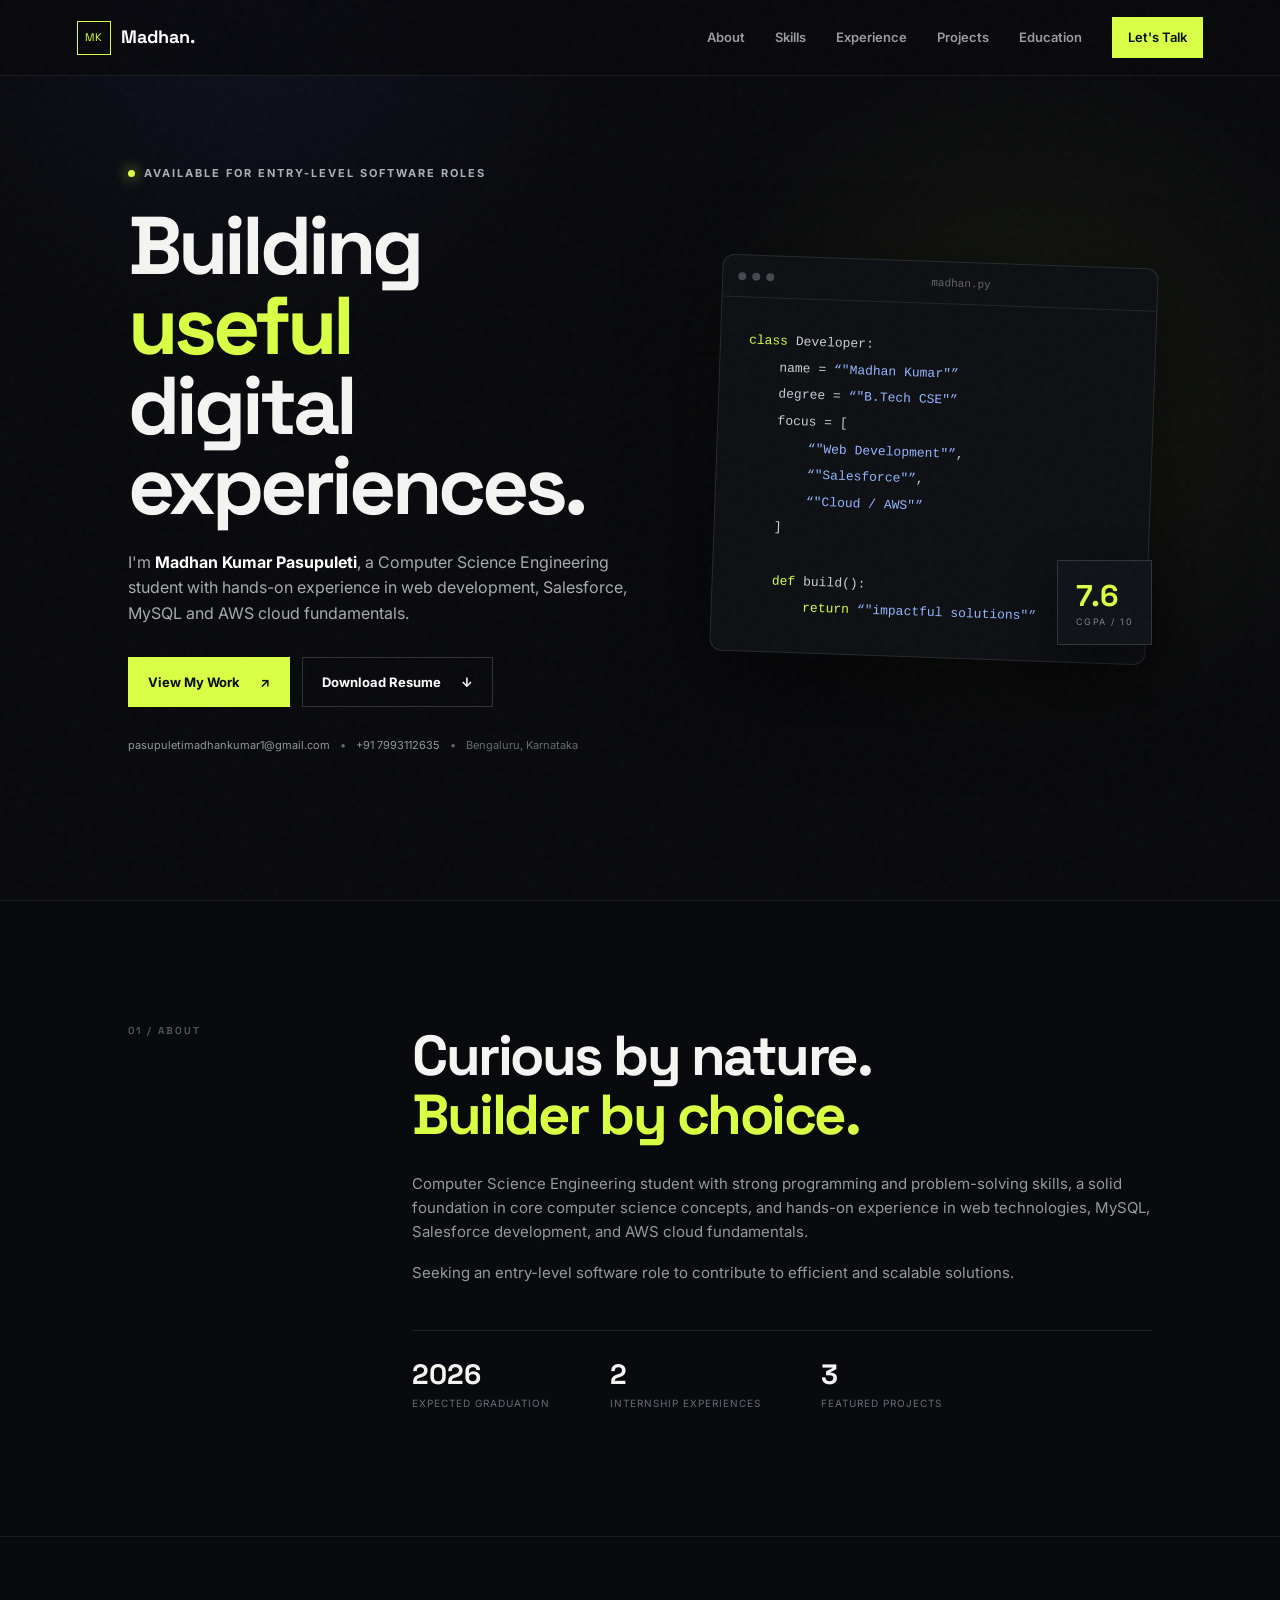
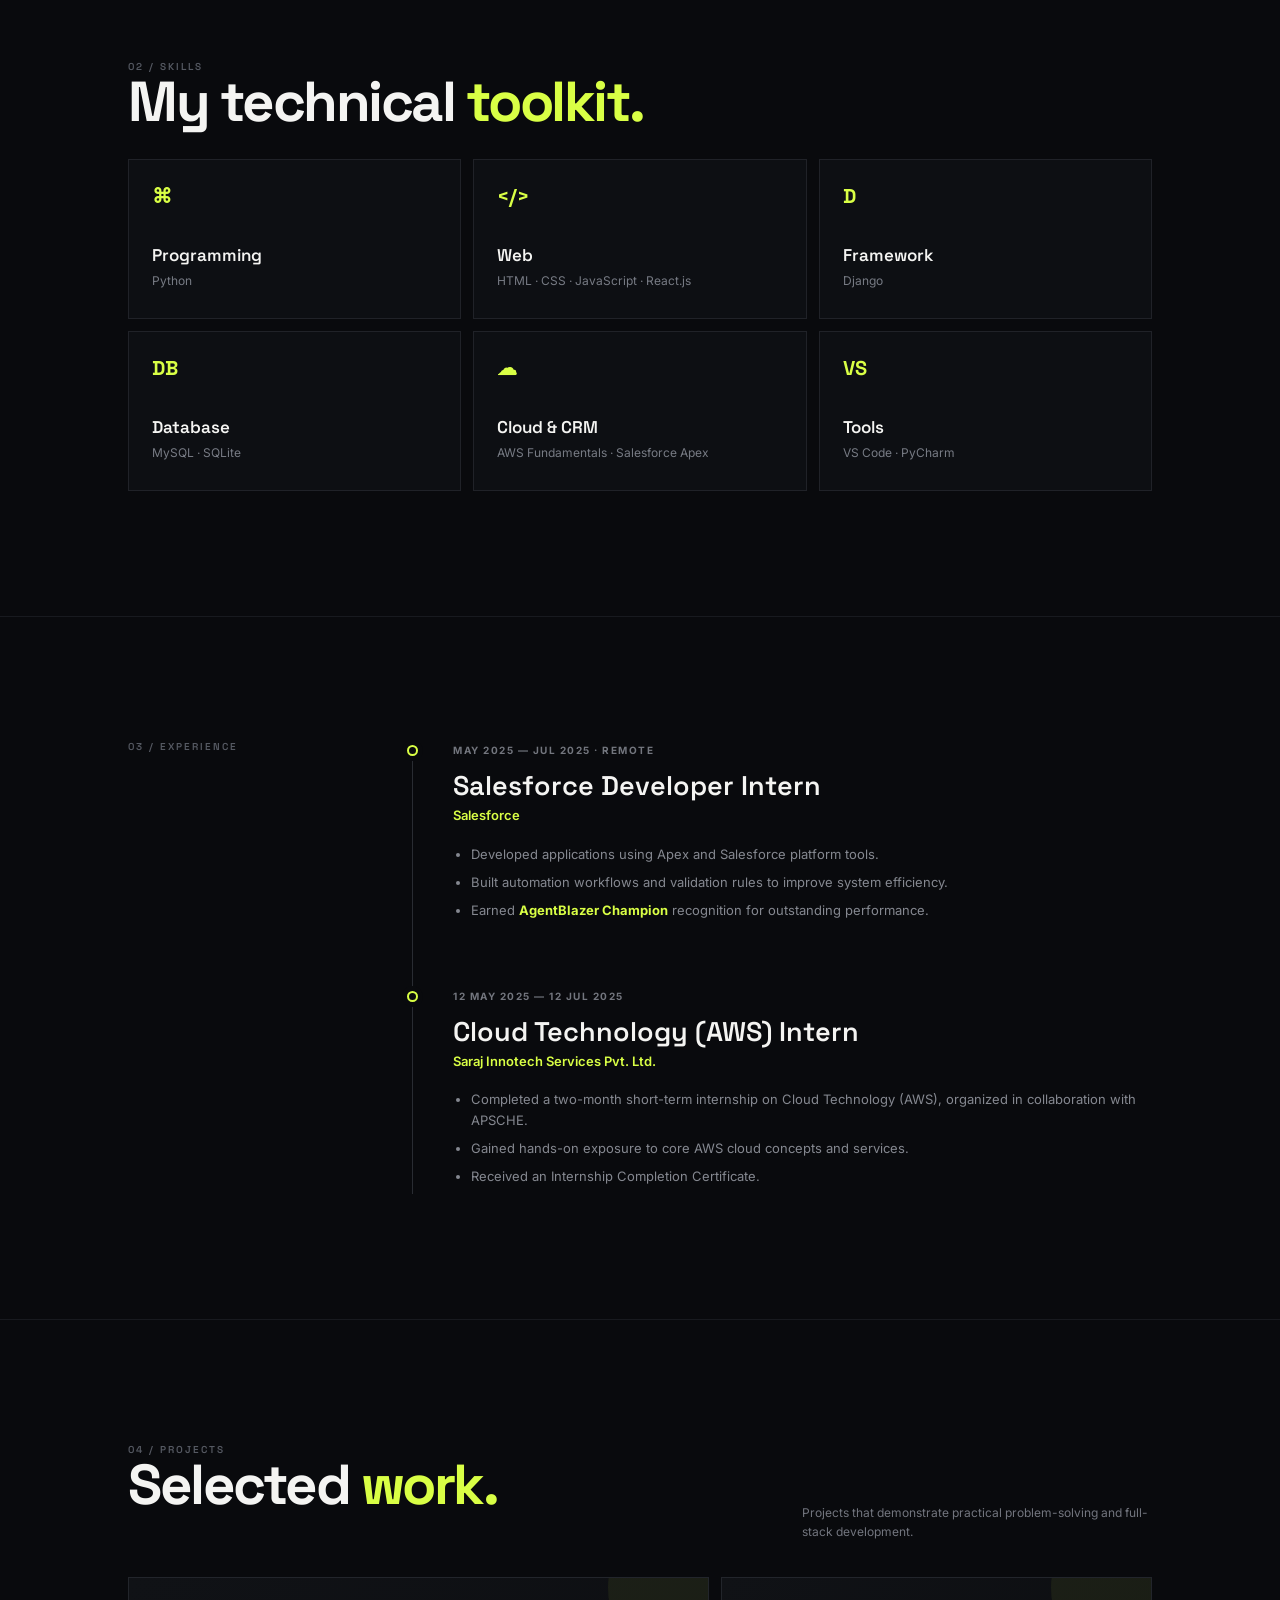
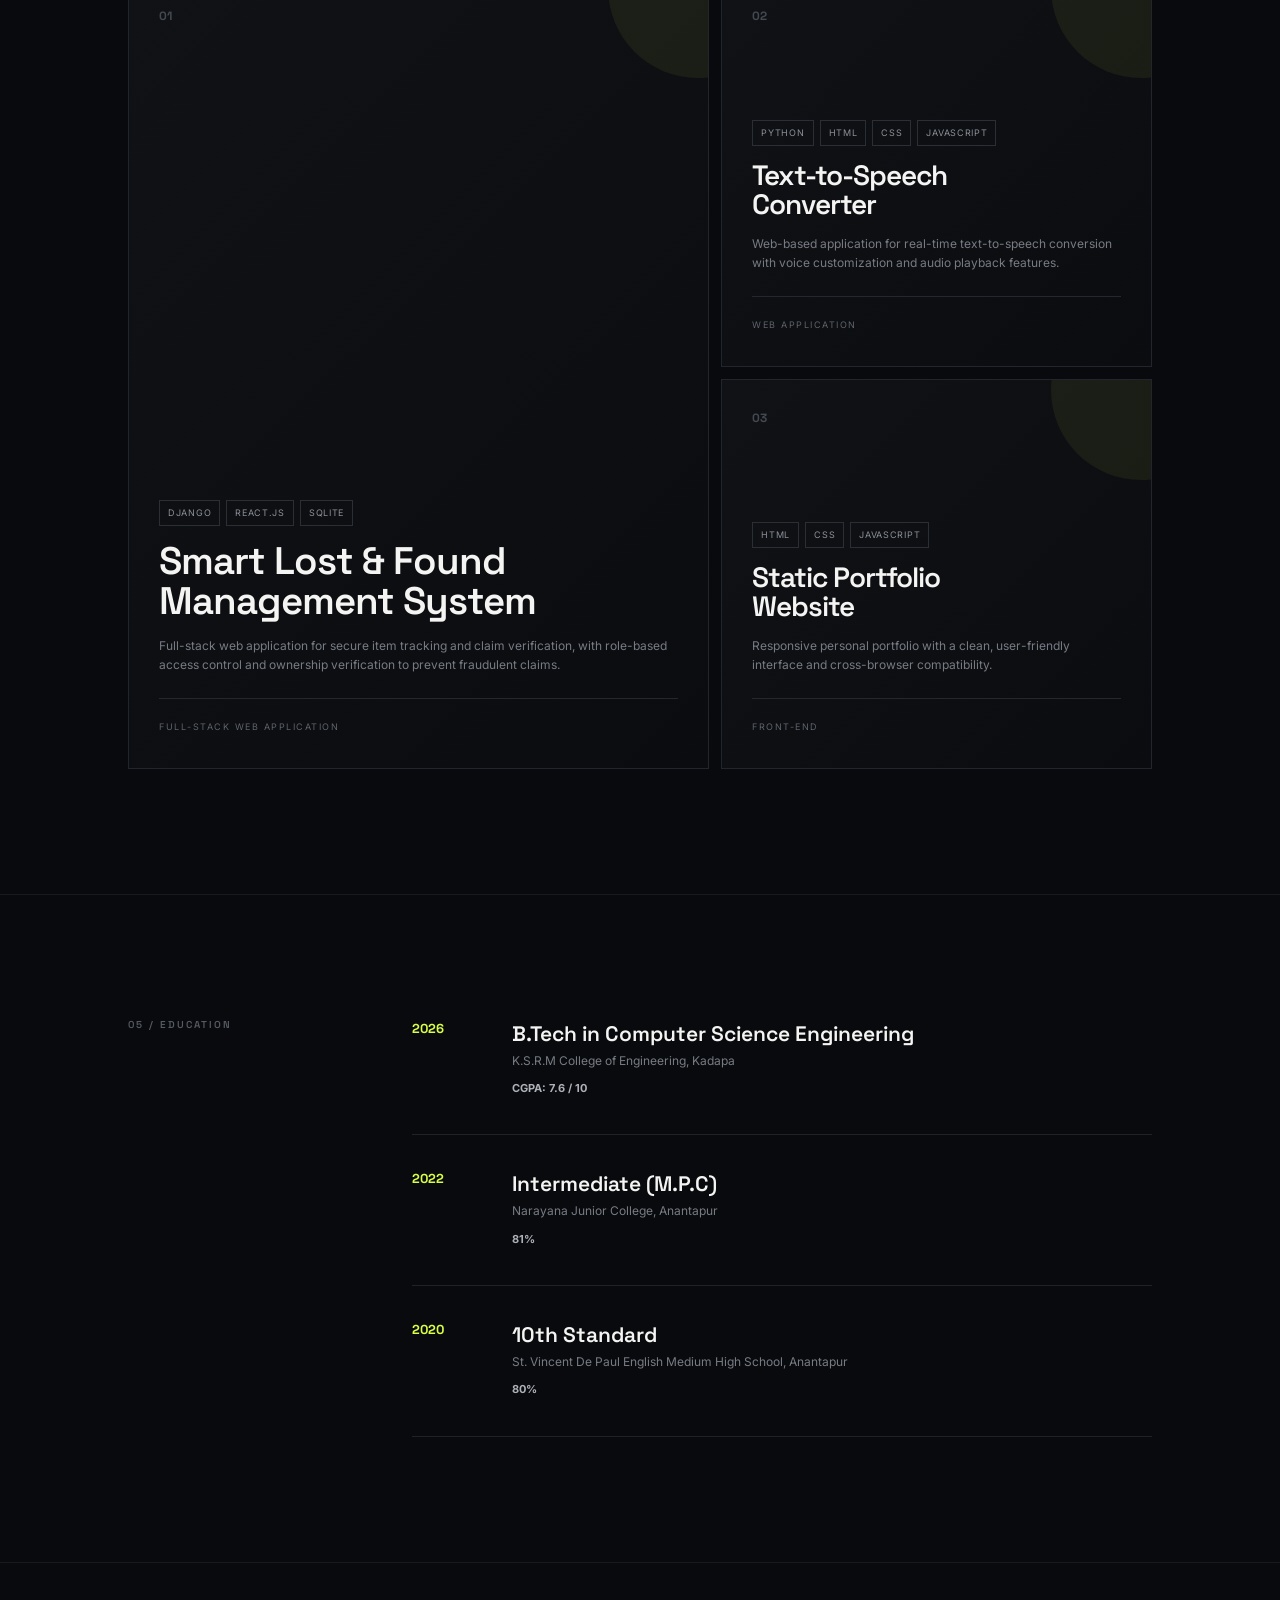
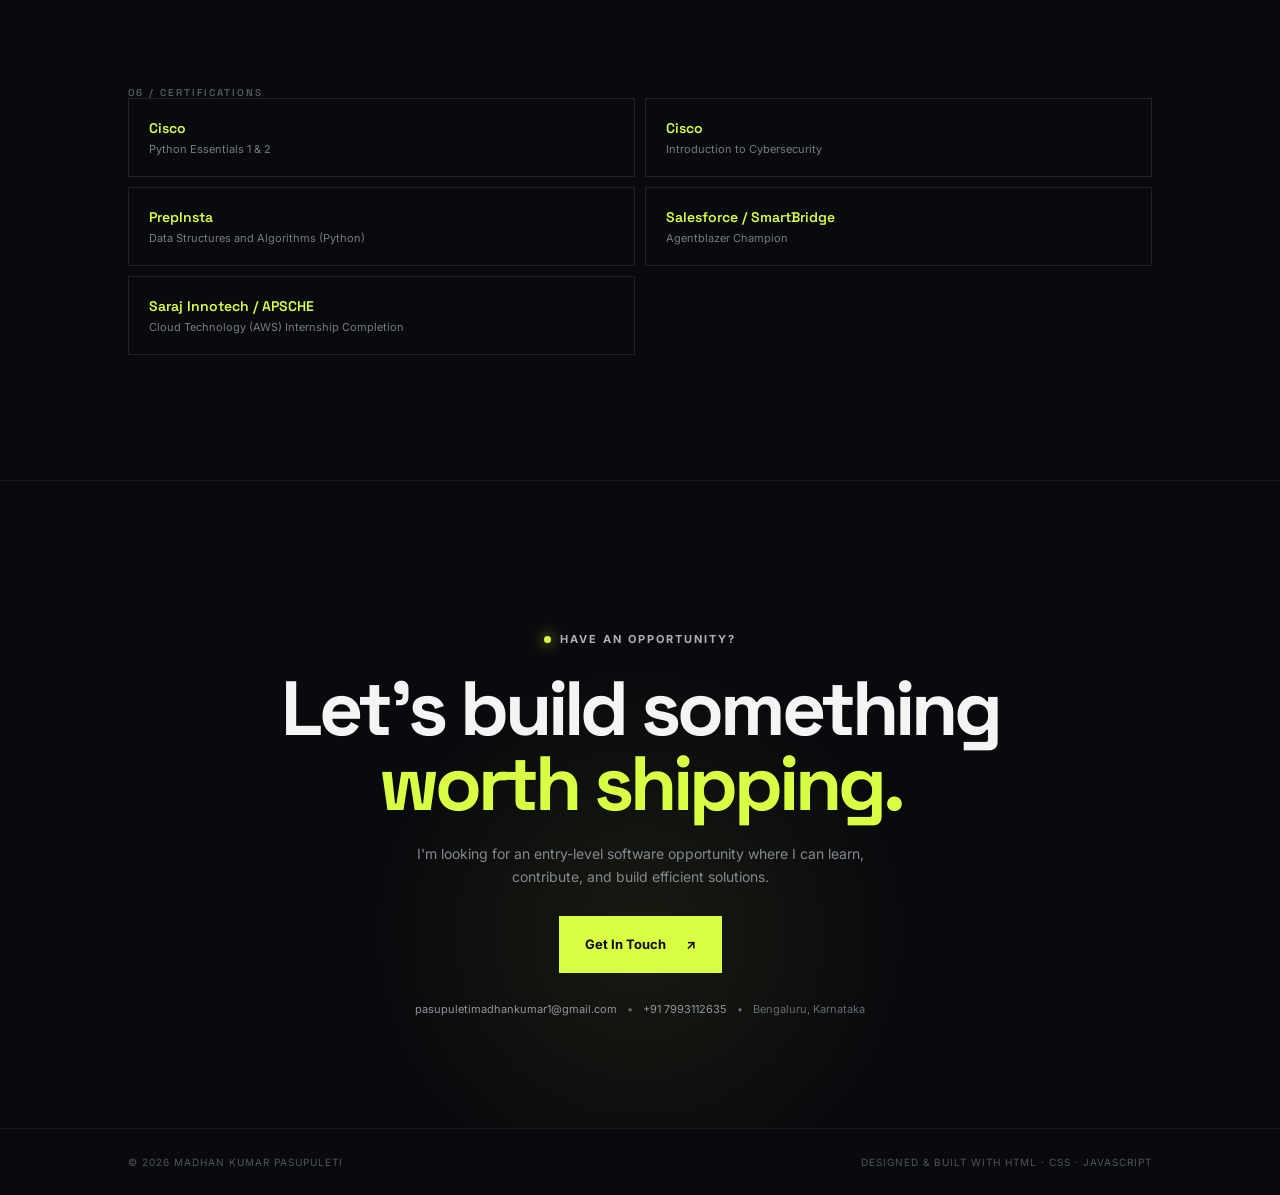
<file: index.html>
<!DOCTYPE html>
<html lang="en">
<head>
  <meta charset="UTF-8">
  <meta name="viewport" content="width=device-width, initial-scale=1.0">
  <meta name="description" content="Madhan Kumar Pasupuleti — Computer Science Engineering student and aspiring software developer.">
  <title>Madhan Kumar Pasupuleti | Software Developer Portfolio</title>
  <link rel="preconnect" href="https://fonts.googleapis.com">
  <link rel="preconnect" href="https://fonts.gstatic.com" crossorigin>
  <link href="https://fonts.googleapis.com/css2?family=Inter:wght@400;500;600;700;800&family=Space+Grotesk:wght@500;600;700&display=swap" rel="stylesheet">
  <link rel="stylesheet" href="style.css">
</head>
<body>
  <div class="noise"></div>
  <header class="nav">
    <a class="brand" href="#home"><span>MK</span><b>Madhan.</b></a>
    <button class="menu" aria-label="Open menu">☰</button>
    <nav id="navLinks">
      <a href="#about">About</a>
      <a href="#skills">Skills</a>
      <a href="#experience">Experience</a>
      <a href="#projects">Projects</a>
      <a href="#education">Education</a>
      <a href="#contact" class="nav-cta">Let's Talk</a>
    </nav>
  </header>

  <main>
    <section id="home" class="hero section">
      <div class="hero-copy reveal">
        <div class="eyebrow"><i></i> AVAILABLE FOR ENTRY-LEVEL SOFTWARE ROLES</div>
        <h1>Building <span>useful</span><br>digital experiences.</h1>
        <p class="hero-text">I'm <strong>Madhan Kumar Pasupuleti</strong>, a Computer Science Engineering student with hands-on experience in web development, Salesforce, MySQL and AWS cloud fundamentals.</p>
        <div class="hero-actions">
          <a class="btn primary" href="#projects">View My Work <span>↗</span></a>
          <a class="btn ghost" href="Madhan_Kumar_Pasupuleti_Resume.pdf" download>Download Resume <span>↓</span></a>
        </div>
        <div class="quick-links">
          <a href="mailto:pasupuletimadhankumar1@gmail.com">pasupuletimadhankumar1@gmail.com</a>
          <span>•</span><a href="tel:+917993112635">+91 7993112635</a>
          <span>•</span><span>Bengaluru, Karnataka</span>
        </div>
      </div>
      <div class="hero-card reveal">
        <div class="orb orb-a"></div><div class="orb orb-b"></div>
        <div class="terminal">
          <div class="terminal-top"><span></span><span></span><span></span><label>madhan.py</label></div>
          <pre><code><em>class</em> Developer:
    name = <q>"Madhan Kumar"</q>
    degree = <q>"B.Tech CSE"</q>
    focus = [
        <q>"Web Development"</q>,
        <q>"Salesforce"</q>,
        <q>"Cloud / AWS"</q>
    ]

    <em>def</em> build():
        <em>return</em> <q>"impactful solutions"</q></code></pre>
        </div>
        <div class="floating-badge"><b>7.6</b><small>CGPA / 10</small></div>
      </div>
    </section>

    <section id="about" class="section two-col">
      <div class="section-label reveal">01 / ABOUT</div>
      <div class="content reveal">
        <h2>Curious by nature.<br><span>Builder by choice.</span></h2>
        <p>Computer Science Engineering student with strong programming and problem-solving skills, a solid foundation in core computer science concepts, and hands-on experience in web technologies, MySQL, Salesforce development, and AWS cloud fundamentals.</p>
        <p>Seeking an entry-level software role to contribute to efficient and scalable solutions.</p>
        <div class="stats">
          <div><b>2026</b><small>Expected Graduation</small></div>
          <div><b>2</b><small>Internship Experiences</small></div>
          <div><b>3</b><small>Featured Projects</small></div>
        </div>
      </div>
    </section>

    <section id="skills" class="section skills-section">
      <div class="section-label reveal">02 / SKILLS</div>
      <div class="content reveal">
        <h2>My technical <span>toolkit.</span></h2>
        <div class="skill-grid">
          <article class="skill-card"><span class="icon">⌘</span><h3>Programming</h3><p>Python</p></article>
          <article class="skill-card"><span class="icon">&lt;/&gt;</span><h3>Web</h3><p>HTML · CSS · JavaScript · React.js</p></article>
          <article class="skill-card"><span class="icon">D</span><h3>Framework</h3><p>Django</p></article>
          <article class="skill-card"><span class="icon">DB</span><h3>Database</h3><p>MySQL · SQLite</p></article>
          <article class="skill-card"><span class="icon">☁</span><h3>Cloud & CRM</h3><p>AWS Fundamentals · Salesforce Apex</p></article>
          <article class="skill-card"><span class="icon">VS</span><h3>Tools</h3><p>VS Code · PyCharm</p></article>
        </div>
      </div>
    </section>

    <section id="experience" class="section two-col">
      <div class="section-label reveal">03 / EXPERIENCE</div>
      <div class="content reveal timeline">
        <div class="timeline-item">
          <span class="dot"></span>
          <div class="time">MAY 2025 — JUL 2025 · REMOTE</div>
          <h3>Salesforce Developer Intern</h3>
          <h4>Salesforce</h4>
          <ul>
            <li>Developed applications using Apex and Salesforce platform tools.</li>
            <li>Built automation workflows and validation rules to improve system efficiency.</li>
            <li>Earned <strong>AgentBlazer Champion</strong> recognition for outstanding performance.</li>
          </ul>
        </div>
        <div class="timeline-item">
          <span class="dot"></span>
          <div class="time">12 MAY 2025 — 12 JUL 2025</div>
          <h3>Cloud Technology (AWS) Intern</h3>
          <h4>Saraj Innotech Services Pvt. Ltd.</h4>
          <ul>
            <li>Completed a two-month short-term internship on Cloud Technology (AWS), organized in collaboration with APSCHE.</li>
            <li>Gained hands-on exposure to core AWS cloud concepts and services.</li>
            <li>Received an Internship Completion Certificate.</li>
          </ul>
        </div>
      </div>
    </section>

    <section id="projects" class="section projects-section">
      <div class="section-label reveal">04 / PROJECTS</div>
      <div class="content reveal">
        <div class="project-heading"><h2>Selected <span>work.</span></h2><p>Projects that demonstrate practical problem-solving and full-stack development.</p></div>
        <div class="projects">
          <article class="project-card featured">
            <div class="project-number">01</div>
            <div class="project-main">
              <div class="tags"><span>Django</span><span>React.js</span><span>SQLite</span></div>
              <h3>Smart Lost & Found<br>Management System</h3>
              <p>Full-stack web application for secure item tracking and claim verification, with role-based access control and ownership verification to prevent fraudulent claims.</p>
              <div class="project-line"></div>
              <span class="project-type">FULL-STACK WEB APPLICATION</span>
            </div>
          </article>
          <article class="project-card">
            <div class="project-number">02</div>
            <div class="project-main">
              <div class="tags"><span>Python</span><span>HTML</span><span>CSS</span><span>JavaScript</span></div>
              <h3>Text-to-Speech<br>Converter</h3>
              <p>Web-based application for real-time text-to-speech conversion with voice customization and audio playback features.</p>
              <div class="project-line"></div>
              <span class="project-type">WEB APPLICATION</span>
            </div>
          </article>
          <article class="project-card">
            <div class="project-number">03</div>
            <div class="project-main">
              <div class="tags"><span>HTML</span><span>CSS</span><span>JavaScript</span></div>
              <h3>Static Portfolio<br>Website</h3>
              <p>Responsive personal portfolio with a clean, user-friendly interface and cross-browser compatibility.</p>
              <div class="project-line"></div>
              <span class="project-type">FRONT-END</span>
            </div>
          </article>
        </div>
      </div>
    </section>

    <section id="education" class="section two-col">
      <div class="section-label reveal">05 / EDUCATION</div>
      <div class="content reveal education-list">
        <div class="edu"><div class="edu-year">2026</div><div><h3>B.Tech in Computer Science Engineering</h3><p>K.S.R.M College of Engineering, Kadapa</p><b>CGPA: 7.6 / 10</b></div></div>
        <div class="edu"><div class="edu-year">2022</div><div><h3>Intermediate (M.P.C)</h3><p>Narayana Junior College, Anantapur</p><b>81%</b></div></div>
        <div class="edu"><div class="edu-year">2020</div><div><h3>10th Standard</h3><p>St. Vincent De Paul English Medium High School, Anantapur</p><b>80%</b></div></div>
      </div>
    </section>

    <section class="section cert-section">
      <div class="section-label reveal">06 / CERTIFICATIONS</div>
      <div class="content reveal cert-grid">
        <div class="cert">Cisco <span>Python Essentials 1 & 2</span></div>
        <div class="cert">Cisco <span>Introduction to Cybersecurity</span></div>
        <div class="cert">PrepInsta <span>Data Structures and Algorithms (Python)</span></div>
        <div class="cert">Salesforce / SmartBridge <span>Agentblazer Champion</span></div>
        <div class="cert">Saraj Innotech / APSCHE <span>Cloud Technology (AWS) Internship Completion</span></div>
      </div>
    </section>

    <section id="contact" class="section contact">
      <div class="contact-inner reveal">
        <div class="eyebrow"><i></i> HAVE AN OPPORTUNITY?</div>
        <h2>Let's build something<br><span>worth shipping.</span></h2>
        <p>I'm looking for an entry-level software opportunity where I can learn, contribute, and build efficient solutions.</p>
        <a class="btn primary large" href="mailto:pasupuletimadhankumar1@gmail.com">Get In Touch <span>↗</span></a>
        <div class="contact-meta"><a href="mailto:pasupuletimadhankumar1@gmail.com">pasupuletimadhankumar1@gmail.com</a><span>•</span><a href="tel:+917993112635">+91 7993112635</a><span>•</span><span>Bengaluru, Karnataka</span></div>
      </div>
    </section>
  </main>

  <footer><span>© 2026 Madhan Kumar Pasupuleti</span><span>Designed & built with HTML · CSS · JavaScript</span></footer>
  <script src="script.js"></script>
</body>
</html>
</file>
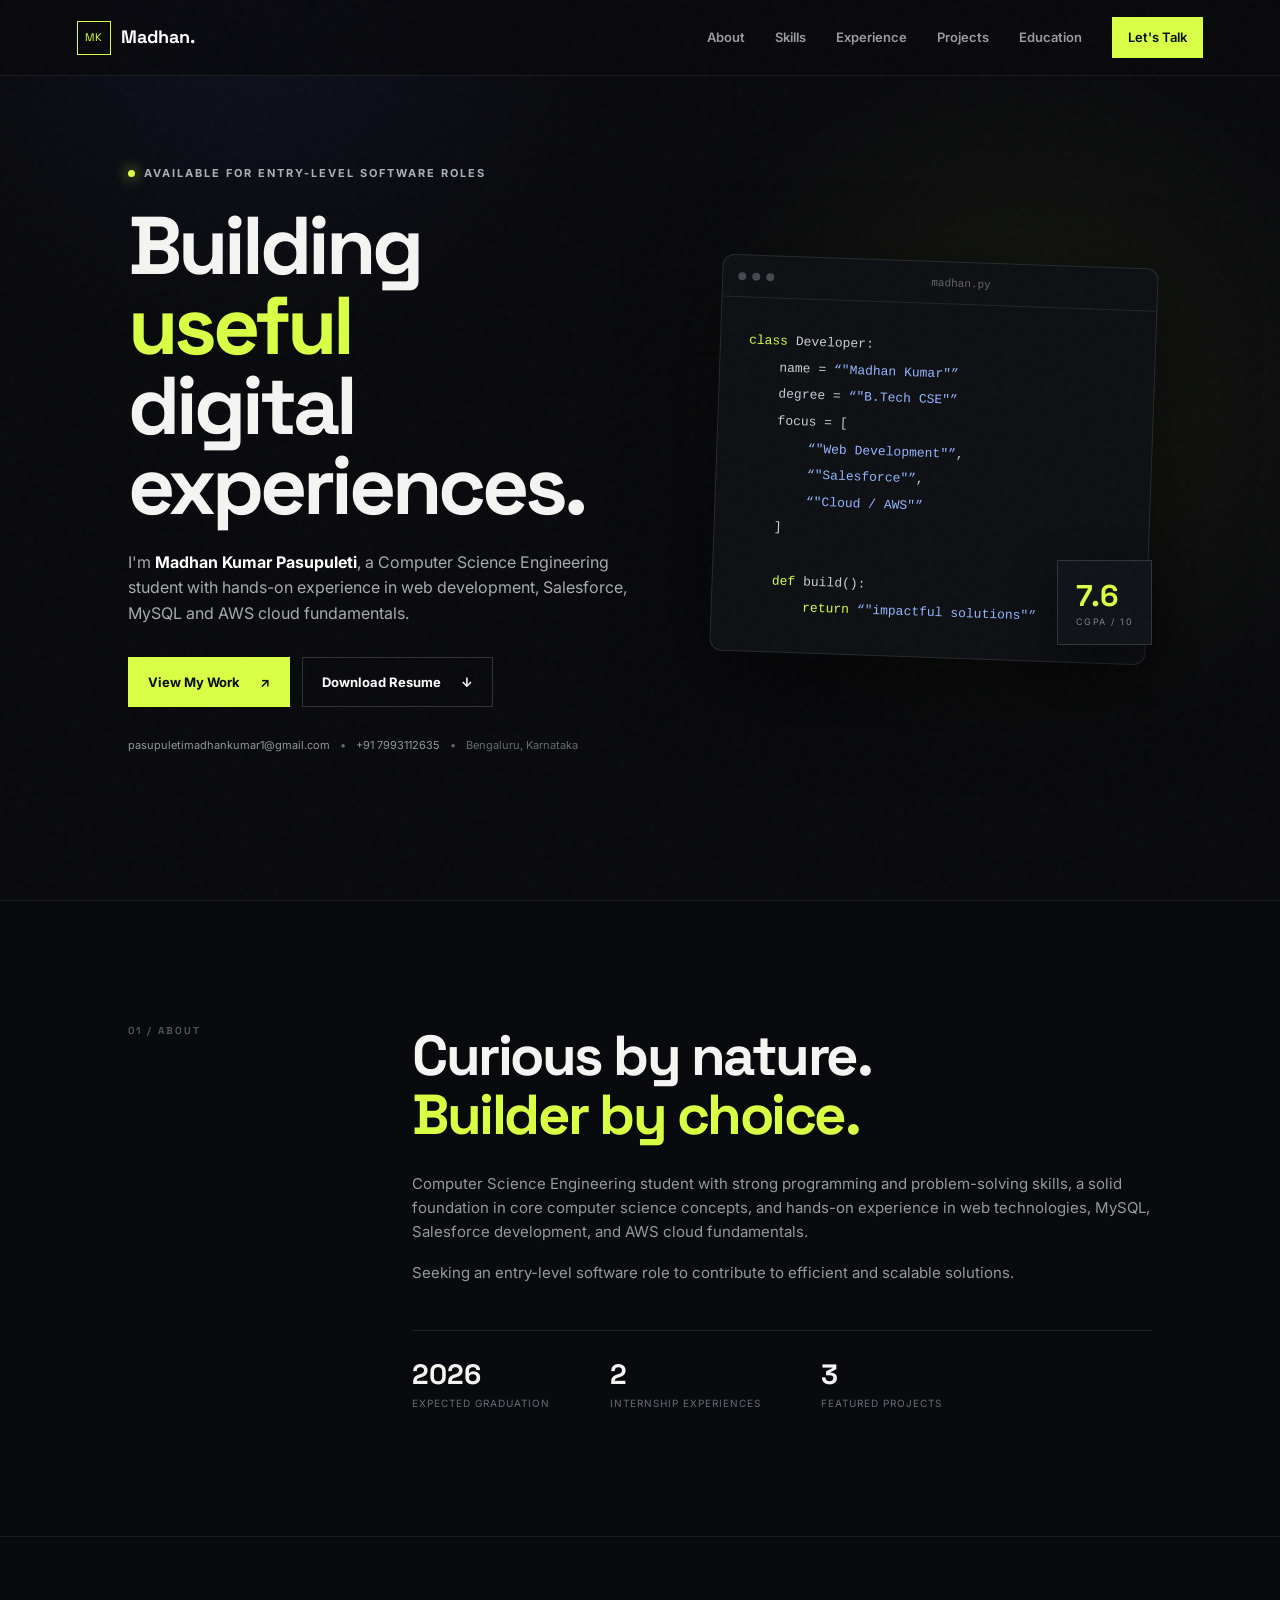
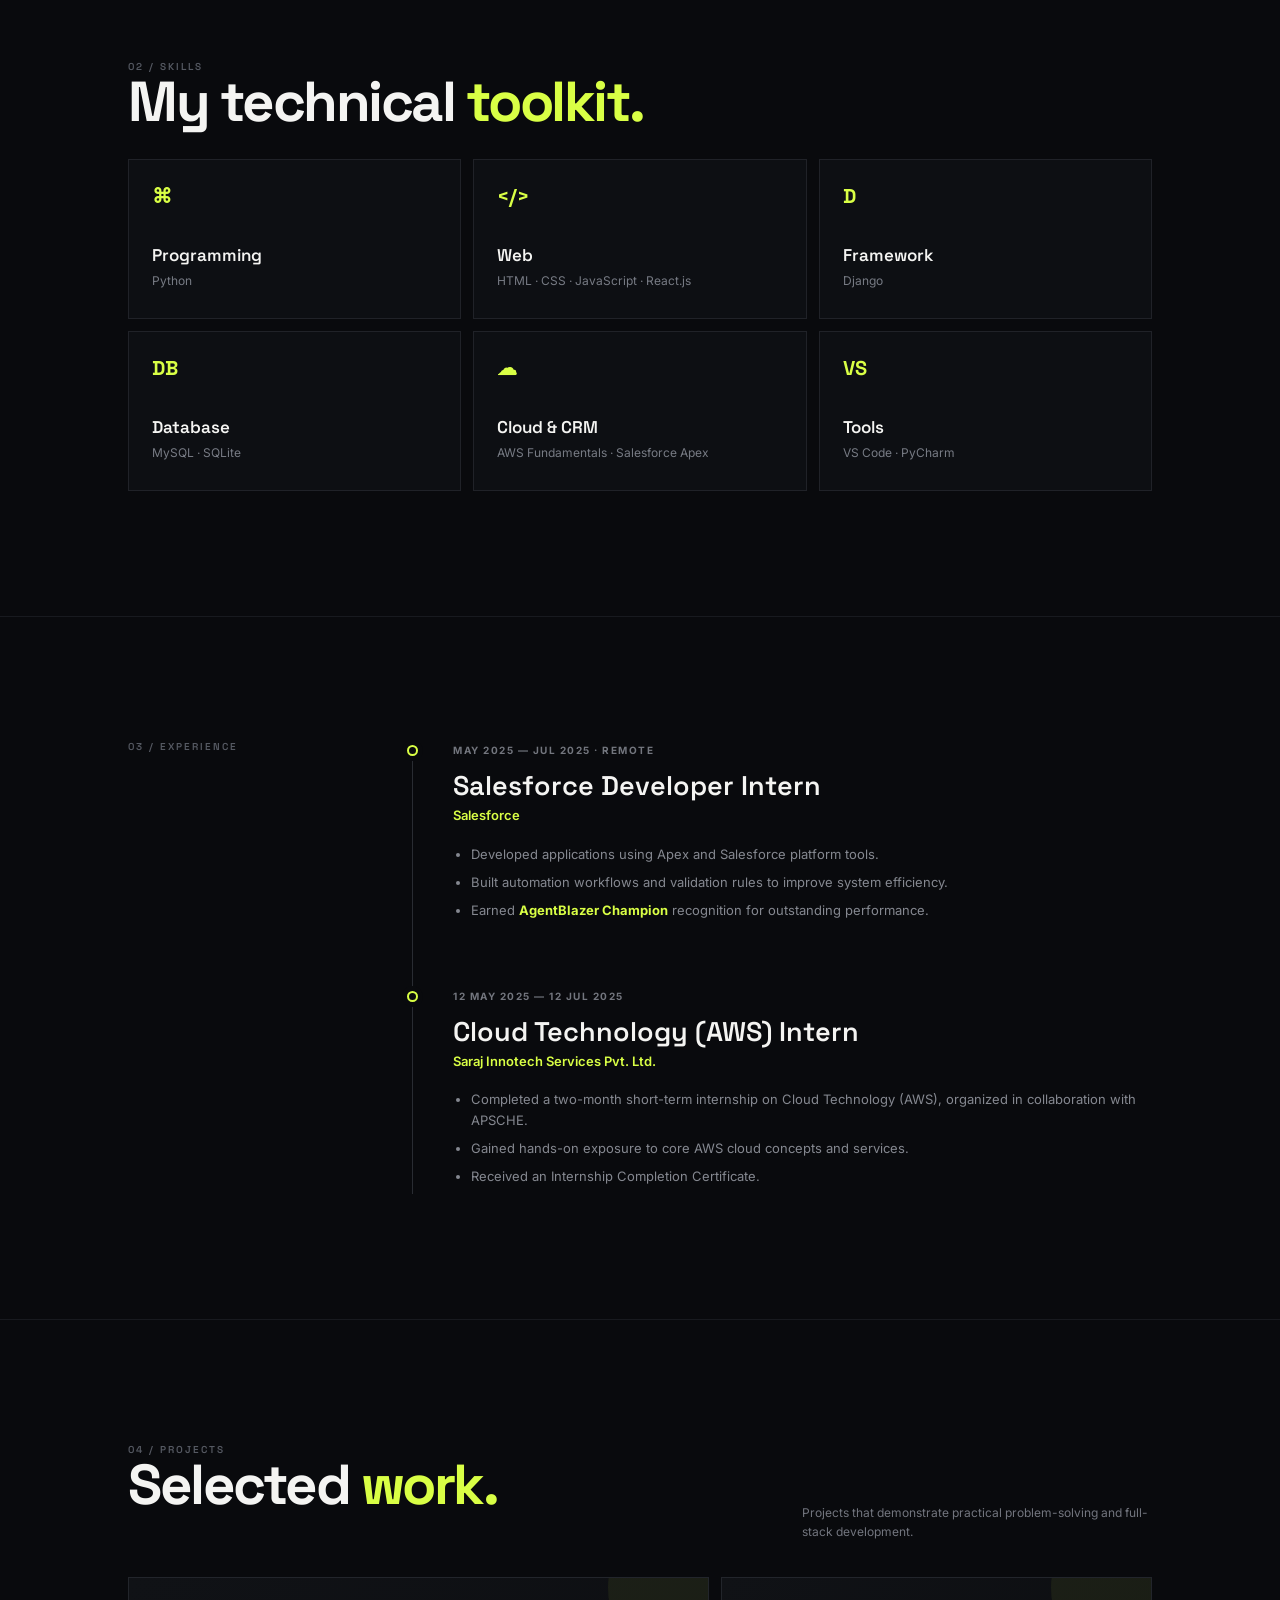
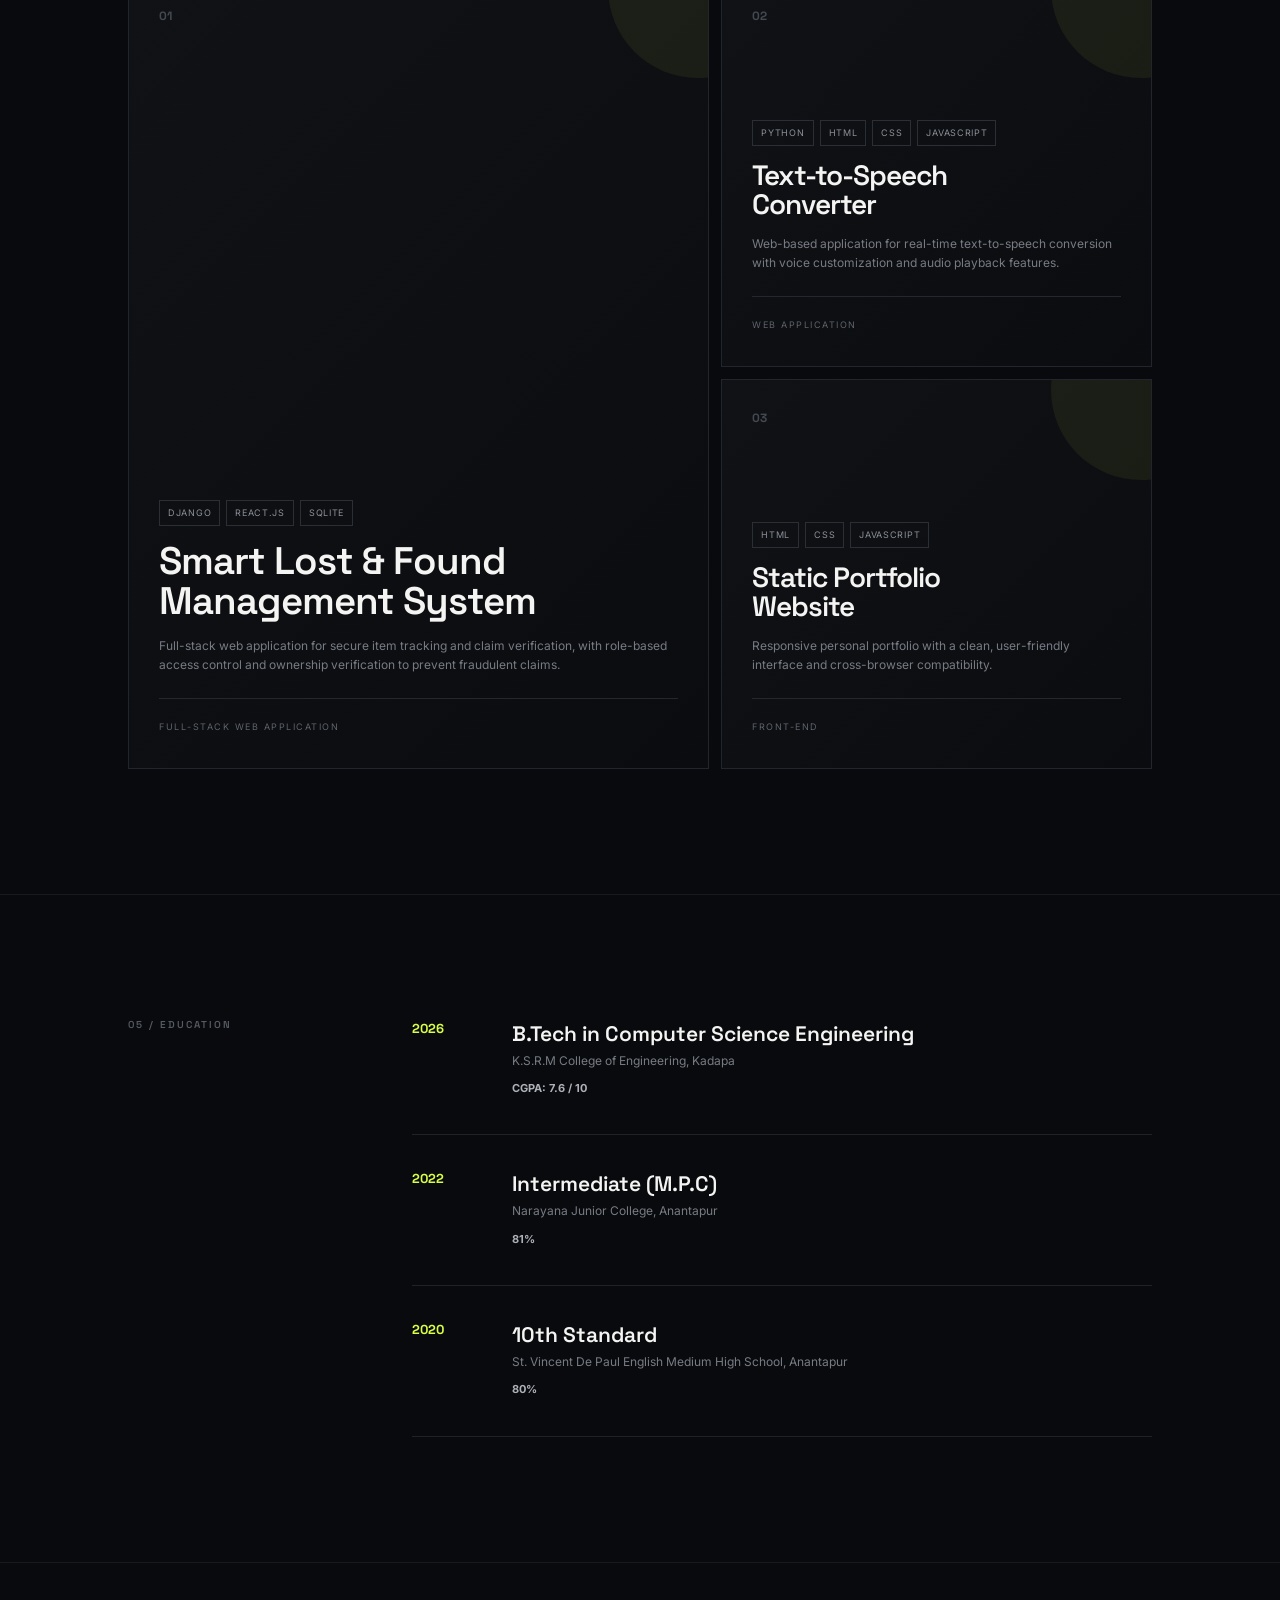
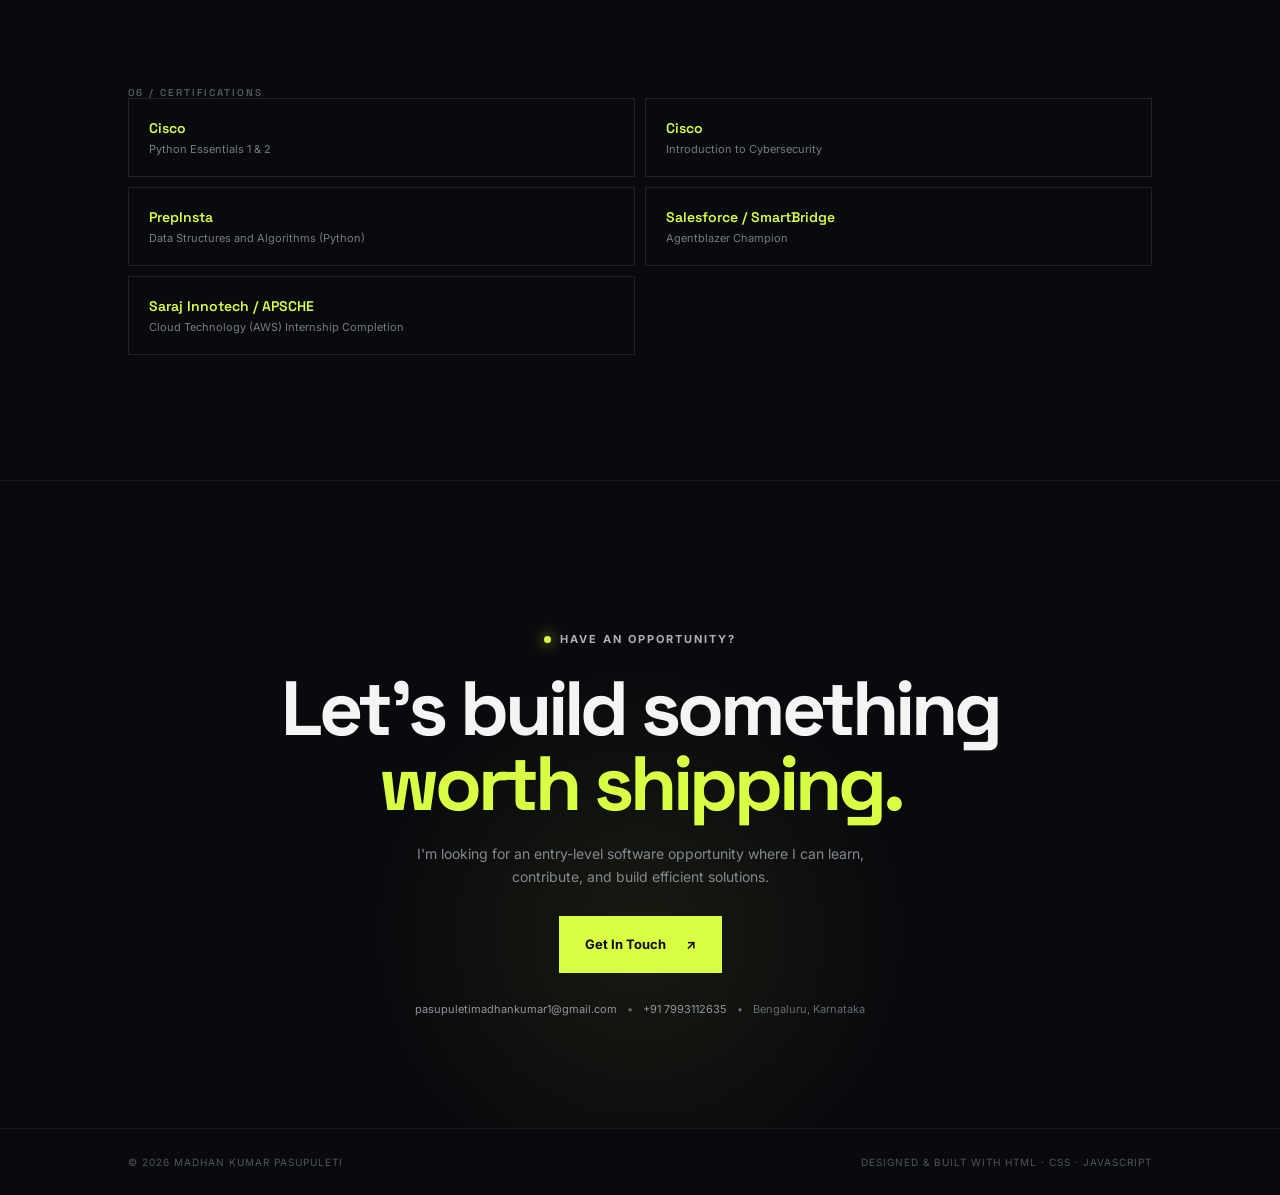
<file: index[1].html>
<!DOCTYPE html>
<html lang="en">
<head>
  <meta charset="UTF-8">
  <meta name="viewport" content="width=device-width, initial-scale=1.0">
  <meta name="description" content="Madhan Kumar Pasupuleti — Computer Science Engineering student and aspiring software developer.">
  <title>Madhan Kumar Pasupuleti | Software Developer Portfolio</title>
  <link rel="preconnect" href="https://fonts.googleapis.com">
  <link rel="preconnect" href="https://fonts.gstatic.com" crossorigin>
  <link href="https://fonts.googleapis.com/css2?family=Inter:wght@400;500;600;700;800&family=Space+Grotesk:wght@500;600;700&display=swap" rel="stylesheet">
  <link rel="stylesheet" href="style.css">
</head>
<body>
  <div class="noise"></div>
  <header class="nav">
    <a class="brand" href="#home"><span>MK</span><b>Madhan.</b></a>
    <button class="menu" aria-label="Open menu">☰</button>
    <nav id="navLinks">
      <a href="#about">About</a>
      <a href="#skills">Skills</a>
      <a href="#experience">Experience</a>
      <a href="#projects">Projects</a>
      <a href="#education">Education</a>
      <a href="#contact" class="nav-cta">Let's Talk</a>
    </nav>
  </header>

  <main>
    <section id="home" class="hero section">
      <div class="hero-copy reveal">
        <div class="eyebrow"><i></i> AVAILABLE FOR ENTRY-LEVEL SOFTWARE ROLES</div>
        <h1>Building <span>useful</span><br>digital experiences.</h1>
        <p class="hero-text">I'm <strong>Madhan Kumar Pasupuleti</strong>, a Computer Science Engineering student with hands-on experience in web development, Salesforce, MySQL and AWS cloud fundamentals.</p>
        <div class="hero-actions">
          <a class="btn primary" href="#projects">View My Work <span>↗</span></a>
          <a class="btn ghost" href="Madhan_Kumar_Pasupuleti_Resume.pdf" download>Download Resume <span>↓</span></a>
        </div>
        <div class="quick-links">
          <a href="mailto:pasupuletimadhankumar1@gmail.com">pasupuletimadhankumar1@gmail.com</a>
          <span>•</span><a href="tel:+917993112635">+91 7993112635</a>
          <span>•</span><span>Bengaluru, Karnataka</span>
        </div>
      </div>
      <div class="hero-card reveal">
        <div class="orb orb-a"></div><div class="orb orb-b"></div>
        <div class="terminal">
          <div class="terminal-top"><span></span><span></span><span></span><label>madhan.py</label></div>
          <pre><code><em>class</em> Developer:
    name = <q>"Madhan Kumar"</q>
    degree = <q>"B.Tech CSE"</q>
    focus = [
        <q>"Web Development"</q>,
        <q>"Salesforce"</q>,
        <q>"Cloud / AWS"</q>
    ]

    <em>def</em> build():
        <em>return</em> <q>"impactful solutions"</q></code></pre>
        </div>
        <div class="floating-badge"><b>7.6</b><small>CGPA / 10</small></div>
      </div>
    </section>

    <section id="about" class="section two-col">
      <div class="section-label reveal">01 / ABOUT</div>
      <div class="content reveal">
        <h2>Curious by nature.<br><span>Builder by choice.</span></h2>
        <p>Computer Science Engineering student with strong programming and problem-solving skills, a solid foundation in core computer science concepts, and hands-on experience in web technologies, MySQL, Salesforce development, and AWS cloud fundamentals.</p>
        <p>Seeking an entry-level software role to contribute to efficient and scalable solutions.</p>
        <div class="stats">
          <div><b>2026</b><small>Expected Graduation</small></div>
          <div><b>2</b><small>Internship Experiences</small></div>
          <div><b>3</b><small>Featured Projects</small></div>
        </div>
      </div>
    </section>

    <section id="skills" class="section skills-section">
      <div class="section-label reveal">02 / SKILLS</div>
      <div class="content reveal">
        <h2>My technical <span>toolkit.</span></h2>
        <div class="skill-grid">
          <article class="skill-card"><span class="icon">⌘</span><h3>Programming</h3><p>Python</p></article>
          <article class="skill-card"><span class="icon">&lt;/&gt;</span><h3>Web</h3><p>HTML · CSS · JavaScript · React.js</p></article>
          <article class="skill-card"><span class="icon">D</span><h3>Framework</h3><p>Django</p></article>
          <article class="skill-card"><span class="icon">DB</span><h3>Database</h3><p>MySQL · SQLite</p></article>
          <article class="skill-card"><span class="icon">☁</span><h3>Cloud & CRM</h3><p>AWS Fundamentals · Salesforce Apex</p></article>
          <article class="skill-card"><span class="icon">VS</span><h3>Tools</h3><p>VS Code · PyCharm</p></article>
        </div>
      </div>
    </section>

    <section id="experience" class="section two-col">
      <div class="section-label reveal">03 / EXPERIENCE</div>
      <div class="content reveal timeline">
        <div class="timeline-item">
          <span class="dot"></span>
          <div class="time">MAY 2025 — JUL 2025 · REMOTE</div>
          <h3>Salesforce Developer Intern</h3>
          <h4>Salesforce</h4>
          <ul>
            <li>Developed applications using Apex and Salesforce platform tools.</li>
            <li>Built automation workflows and validation rules to improve system efficiency.</li>
            <li>Earned <strong>AgentBlazer Champion</strong> recognition for outstanding performance.</li>
          </ul>
        </div>
        <div class="timeline-item">
          <span class="dot"></span>
          <div class="time">12 MAY 2025 — 12 JUL 2025</div>
          <h3>Cloud Technology (AWS) Intern</h3>
          <h4>Saraj Innotech Services Pvt. Ltd.</h4>
          <ul>
            <li>Completed a two-month short-term internship on Cloud Technology (AWS), organized in collaboration with APSCHE.</li>
            <li>Gained hands-on exposure to core AWS cloud concepts and services.</li>
            <li>Received an Internship Completion Certificate.</li>
          </ul>
        </div>
      </div>
    </section>

    <section id="projects" class="section projects-section">
      <div class="section-label reveal">04 / PROJECTS</div>
      <div class="content reveal">
        <div class="project-heading"><h2>Selected <span>work.</span></h2><p>Projects that demonstrate practical problem-solving and full-stack development.</p></div>
        <div class="projects">
          <article class="project-card featured">
            <div class="project-number">01</div>
            <div class="project-main">
              <div class="tags"><span>Django</span><span>React.js</span><span>SQLite</span></div>
              <h3>Smart Lost & Found<br>Management System</h3>
              <p>Full-stack web application for secure item tracking and claim verification, with role-based access control and ownership verification to prevent fraudulent claims.</p>
              <div class="project-line"></div>
              <span class="project-type">FULL-STACK WEB APPLICATION</span>
            </div>
          </article>
          <article class="project-card">
            <div class="project-number">02</div>
            <div class="project-main">
              <div class="tags"><span>Python</span><span>HTML</span><span>CSS</span><span>JavaScript</span></div>
              <h3>Text-to-Speech<br>Converter</h3>
              <p>Web-based application for real-time text-to-speech conversion with voice customization and audio playback features.</p>
              <div class="project-line"></div>
              <span class="project-type">WEB APPLICATION</span>
            </div>
          </article>
          <article class="project-card">
            <div class="project-number">03</div>
            <div class="project-main">
              <div class="tags"><span>HTML</span><span>CSS</span><span>JavaScript</span></div>
              <h3>Static Portfolio<br>Website</h3>
              <p>Responsive personal portfolio with a clean, user-friendly interface and cross-browser compatibility.</p>
              <div class="project-line"></div>
              <span class="project-type">FRONT-END</span>
            </div>
          </article>
        </div>
      </div>
    </section>

    <section id="education" class="section two-col">
      <div class="section-label reveal">05 / EDUCATION</div>
      <div class="content reveal education-list">
        <div class="edu"><div class="edu-year">2026</div><div><h3>B.Tech in Computer Science Engineering</h3><p>K.S.R.M College of Engineering, Kadapa</p><b>CGPA: 7.6 / 10</b></div></div>
        <div class="edu"><div class="edu-year">2022</div><div><h3>Intermediate (M.P.C)</h3><p>Narayana Junior College, Anantapur</p><b>81%</b></div></div>
        <div class="edu"><div class="edu-year">2020</div><div><h3>10th Standard</h3><p>St. Vincent De Paul English Medium High School, Anantapur</p><b>80%</b></div></div>
      </div>
    </section>

    <section class="section cert-section">
      <div class="section-label reveal">06 / CERTIFICATIONS</div>
      <div class="content reveal cert-grid">
        <div class="cert">Cisco <span>Python Essentials 1 & 2</span></div>
        <div class="cert">Cisco <span>Introduction to Cybersecurity</span></div>
        <div class="cert">PrepInsta <span>Data Structures and Algorithms (Python)</span></div>
        <div class="cert">Salesforce / SmartBridge <span>Agentblazer Champion</span></div>
        <div class="cert">Saraj Innotech / APSCHE <span>Cloud Technology (AWS) Internship Completion</span></div>
      </div>
    </section>

    <section id="contact" class="section contact">
      <div class="contact-inner reveal">
        <div class="eyebrow"><i></i> HAVE AN OPPORTUNITY?</div>
        <h2>Let's build something<br><span>worth shipping.</span></h2>
        <p>I'm looking for an entry-level software opportunity where I can learn, contribute, and build efficient solutions.</p>
        <a class="btn primary large" href="mailto:pasupuletimadhankumar1@gmail.com">Get In Touch <span>↗</span></a>
        <div class="contact-meta"><a href="mailto:pasupuletimadhankumar1@gmail.com">pasupuletimadhankumar1@gmail.com</a><span>•</span><a href="tel:+917993112635">+91 7993112635</a><span>•</span><span>Bengaluru, Karnataka</span></div>
      </div>
    </section>
  </main>

  <footer><span>© 2026 Madhan Kumar Pasupuleti</span><span>Designed & built with HTML · CSS · JavaScript</span></footer>
  <script src="script.js"></script>
</body>
</html>
</file>
<file: style.css>
*{box-sizing:border-box;margin:0;padding:0}html{scroll-behavior:smooth}body{background:#090a0d;color:#f4f4f2;font-family:Inter,Arial,sans-serif;line-height:1.6;overflow-x:hidden}.noise{position:fixed;inset:0;pointer-events:none;opacity:.035;background-image:url("data:image/svg+xml,%3Csvg viewBox='0 0 180 180' xmlns='http://www.w3.org/2000/svg'%3E%3Cfilter id='n'%3E%3CfeTurbulence type='fractalNoise' baseFrequency='.85' numOctaves='4' stitchTiles='stitch'/%3E%3C/filter%3E%3Crect width='100%25' height='100%25' filter='url(%23n)' opacity='.7'/%3E%3C/svg%3E");z-index:50}.nav{position:fixed;top:0;left:0;right:0;height:76px;display:flex;align-items:center;justify-content:space-between;padding:0 6vw;border-bottom:1px solid rgba(255,255,255,.07);background:rgba(9,10,13,.78);backdrop-filter:blur(18px);z-index:40}.brand{color:#fff;text-decoration:none;display:flex;align-items:center;gap:10px;font-family:"Space Grotesk";font-size:18px}.brand span{width:34px;height:34px;border:1px solid #d9ff45;display:grid;place-items:center;font-size:11px;color:#d9ff45}.nav nav{display:flex;align-items:center;gap:30px}.nav nav a{color:#9a9ca3;text-decoration:none;font-size:13px;font-weight:600;transition:.25s}.nav nav a:hover{color:#fff}.nav .nav-cta{color:#0a0b0e;background:#d9ff45;padding:10px 16px}.menu{display:none;background:none;border:0;color:#fff;font-size:24px}.section{padding:125px 10vw}.hero{min-height:100vh;display:grid;grid-template-columns:1.08fr .92fr;align-items:center;gap:6vw;padding-top:145px;background:radial-gradient(circle at 80% 45%,rgba(217,255,69,.07),transparent 31%),radial-gradient(circle at 20% 0%,rgba(77,100,255,.08),transparent 25%)}.eyebrow{font-size:11px;letter-spacing:2px;font-weight:700;color:#aeb0b7;display:flex;align-items:center;gap:9px}.eyebrow i{width:7px;height:7px;background:#d9ff45;border-radius:50%;box-shadow:0 0 14px #d9ff45}.hero h1{font:700 clamp(48px,6.4vw,92px)/.98 "Space Grotesk";letter-spacing:-4px;margin:23px 0}.hero h1 span,.content h2 span,.contact h2 span{color:#d9ff45}.hero-text{max-width:660px;color:#a8aab1;font-size:16px}.hero-text strong{color:#fff}.hero-actions{display:flex;gap:12px;margin:30px 0}.btn{display:inline-flex;align-items:center;gap:20px;text-decoration:none;font-weight:700;font-size:13px;padding:14px 19px;border:1px solid rgba(255,255,255,.16);transition:.25s}.btn.primary{background:#d9ff45;color:#0a0b0e;border-color:#d9ff45}.btn.primary:hover{transform:translateY(-2px);box-shadow:0 10px 35px rgba(217,255,69,.15)}.btn.ghost{color:#fff}.btn.ghost:hover{background:#fff;color:#0a0b0e}.btn.large{padding:17px 25px}.quick-links,.contact-meta{display:flex;flex-wrap:wrap;gap:10px;color:#666a73;font-size:11px}.quick-links a,.contact-meta a{color:#92959d;text-decoration:none}.hero-card{position:relative;min-height:460px;display:grid;place-items:center}.orb{position:absolute;border-radius:50%;filter:blur(1px)}.orb-a{width:320px;height:320px;background:radial-gradient(circle,#d9ff4525,transparent 68%);top:5%;right:5%}.orb-b{width:200px;height:200px;background:radial-gradient(circle,#5567ff1c,transparent 70%);bottom:5%;left:0}.terminal{position:relative;width:min(100%,500px);background:#0e1014;border:1px solid #272a30;box-shadow:0 30px 90px #0009;border-radius:12px;overflow:hidden;transform:rotate(2deg)}.terminal-top{height:42px;border-bottom:1px solid #22252a;display:flex;align-items:center;padding:0 15px;gap:6px}.terminal-top span{width:8px;height:8px;background:#45484f;border-radius:50%}.terminal-top label{font:11px monospace;color:#666;margin-left:auto;margin-right:auto}.terminal pre{padding:30px 28px;font:13px/2.05 ui-monospace,SFMono-Regular,Menlo,monospace;color:#c9ccd3;overflow:auto}.terminal em{color:#d9ff45;font-style:normal}.terminal q{color:#93b6ff}.floating-badge{position:absolute;bottom:45px;right:0;background:#111318;border:1px solid #30343b;padding:15px 18px;display:flex;flex-direction:column;box-shadow:0 15px 40px #0008}.floating-badge b{font:700 30px "Space Grotesk";color:#d9ff45}.floating-badge small{color:#7d8089;font-size:9px;letter-spacing:1.5px}.two-col{display:grid;grid-template-columns:220px 1fr;gap:5vw;border-top:1px solid #181a1f}.section-label{color:#555962;font:600 10px/1 "Space Grotesk";letter-spacing:2px}.content h2{font:700 clamp(38px,4.4vw,64px)/1.05 "Space Grotesk";letter-spacing:-2.5px;margin-bottom:28px}.content>p{max-width:790px;color:#9699a1;font-size:15px;margin-bottom:17px}.stats{display:flex;gap:60px;margin-top:45px;padding-top:25px;border-top:1px solid #202228}.stats b{display:block;font:700 28px "Space Grotesk"}.stats small{display:block;color:#686c75;font-size:10px;text-transform:uppercase;letter-spacing:1px;margin-top:3px}.skills-section{border-top:1px solid #181a1f}.skill-grid{display:grid;grid-template-columns:repeat(3,1fr);gap:12px}.skill-card{min-height:160px;border:1px solid #202228;background:#0d0f13;padding:23px;transition:.25s}.skill-card:hover{border-color:#3a3e47;transform:translateY(-3px)}.icon{display:block;color:#d9ff45;font:700 20px "Space Grotesk";margin-bottom:35px}.skill-card h3{font:600 17px "Space Grotesk";margin-bottom:5px}.skill-card p{font-size:12px;color:#777b84}.timeline{border-left:1px solid #292c32;padding-left:40px}.timeline-item{position:relative;padding:0 0 60px}.timeline-item:last-child{padding-bottom:0}.dot{position:absolute;left:-46px;top:3px;width:11px;height:11px;border:2px solid #d9ff45;background:#090a0d;border-radius:50%;box-shadow:0 0 0 5px #090a0d}.time{font-size:10px;letter-spacing:1.5px;color:#73767e;font-weight:700}.timeline h3{font:600 27px "Space Grotesk";margin-top:10px}.timeline h4{color:#d9ff45;font-size:13px;font-weight:600;margin:2px 0 18px}.timeline ul{padding-left:18px;color:#858890;font-size:13px;max-width:750px}.timeline li{margin:7px 0}.timeline strong{color:#d9ff45}.projects-section{border-top:1px solid #181a1f}.project-heading{display:flex;justify-content:space-between;align-items:end;gap:30px;margin-bottom:35px}.project-heading p{max-width:350px;color:#72757e;font-size:12px}.projects{display:grid;grid-template-columns:1.35fr 1fr;gap:12px}.project-card{position:relative;min-height:390px;border:1px solid #22252b;background:linear-gradient(135deg,#101216,#0b0c0f);padding:30px;overflow:hidden}.project-card.featured{grid-row:span 2;min-height:500px}.project-card:after{content:"";position:absolute;width:180px;height:180px;border-radius:50%;right:-80px;top:-80px;background:#d9ff4510}.project-number{color:#454951;font:700 12px "Space Grotesk";margin-bottom:55px}.project-main{position:absolute;left:30px;right:30px;bottom:30px}.tags{display:flex;flex-wrap:wrap;gap:6px;margin-bottom:15px}.tags span{border:1px solid #2b2e35;color:#8c9099;padding:5px 8px;font-size:9px;text-transform:uppercase;letter-spacing:.7px}.project-card h3{font:600 clamp(25px,3vw,39px)/1.05 "Space Grotesk";letter-spacing:-1px}.project-card:not(.featured) h3{font-size:28px}.project-card p{color:#777b84;font-size:12px;max-width:650px;margin-top:14px}.project-line{width:100%;height:1px;background:#24272d;margin:24px 0 13px}.project-type{font-size:9px;color:#5f636c;letter-spacing:1.5px}.education-list{display:flex;flex-direction:column}.edu{display:grid;grid-template-columns:100px 1fr;padding:0 0 35px;margin-bottom:35px;border-bottom:1px solid #202228}.edu:last-child{margin-bottom:0}.edu-year{font:700 13px "Space Grotesk";color:#d9ff45}.edu h3{font:600 21px "Space Grotesk"}.edu p{font-size:12px;color:#777b84;margin:4px 0}.edu b{font-size:11px;color:#aeb1b9}.cert-section{border-top:1px solid #181a1f}.cert-grid{display:grid;grid-template-columns:repeat(2,1fr);gap:10px}.cert{border:1px solid #202228;padding:20px;color:#d9ff45;font:600 14px "Space Grotesk"}.cert span{display:block;color:#777b84;font:400 11px Inter;margin-top:5px}.contact{border-top:1px solid #181a1f;padding-top:150px;padding-bottom:110px;text-align:center;background:radial-gradient(circle at 50% 70%,rgba(217,255,69,.07),transparent 34%)}.contact-inner{display:flex;align-items:center;flex-direction:column}.contact h2{font:700 clamp(45px,6vw,80px)/.98 "Space Grotesk";letter-spacing:-4px;margin:22px 0}.contact p{max-width:520px;color:#858890;font-size:14px;margin-bottom:28px}.contact-meta{margin-top:28px;justify-content:center}footer{padding:25px 10vw;border-top:1px solid #181a1f;display:flex;justify-content:space-between;color:#50545c;font-size:10px;text-transform:uppercase;letter-spacing:1px}.reveal{opacity:0;transform:translateY(22px);transition:opacity .7s ease,transform .7s ease}.reveal.visible{opacity:1;transform:none}@media(max-width:850px){.nav{padding:0 5vw}.menu{display:block}.nav nav{display:none;position:absolute;top:76px;left:0;right:0;background:#0b0c0f;border-bottom:1px solid #222;padding:20px 5vw;flex-direction:column;align-items:flex-start}.nav nav.open{display:flex}.hero{grid-template-columns:1fr;padding-top:125px}.hero-card{min-height:380px}.two-col{grid-template-columns:1fr;gap:30px}.skill-grid{grid-template-columns:1fr 1fr}.projects{grid-template-columns:1fr}.project-card.featured{grid-row:auto;min-height:460px}.project-heading{align-items:start;flex-direction:column}.cert-grid{grid-template-columns:1fr}}@media(max-width:520px){.section{padding:90px 6vw}.hero h1{letter-spacing:-2.5px}.hero-actions{flex-direction:column}.btn{justify-content:space-between}.skill-grid{grid-template-columns:1fr}.hero-card{min-height:330px}.terminal pre{font-size:10px;padding:22px 17px}.floating-badge{right:-5px;bottom:20px}.stats{gap:25px;justify-content:space-between}.stats b{font-size:22px}.edu{grid-template-columns:65px 1fr}.edu h3{font-size:17px}footer{padding:22px 6vw;flex-direction:column;gap:8px}}
</file>
